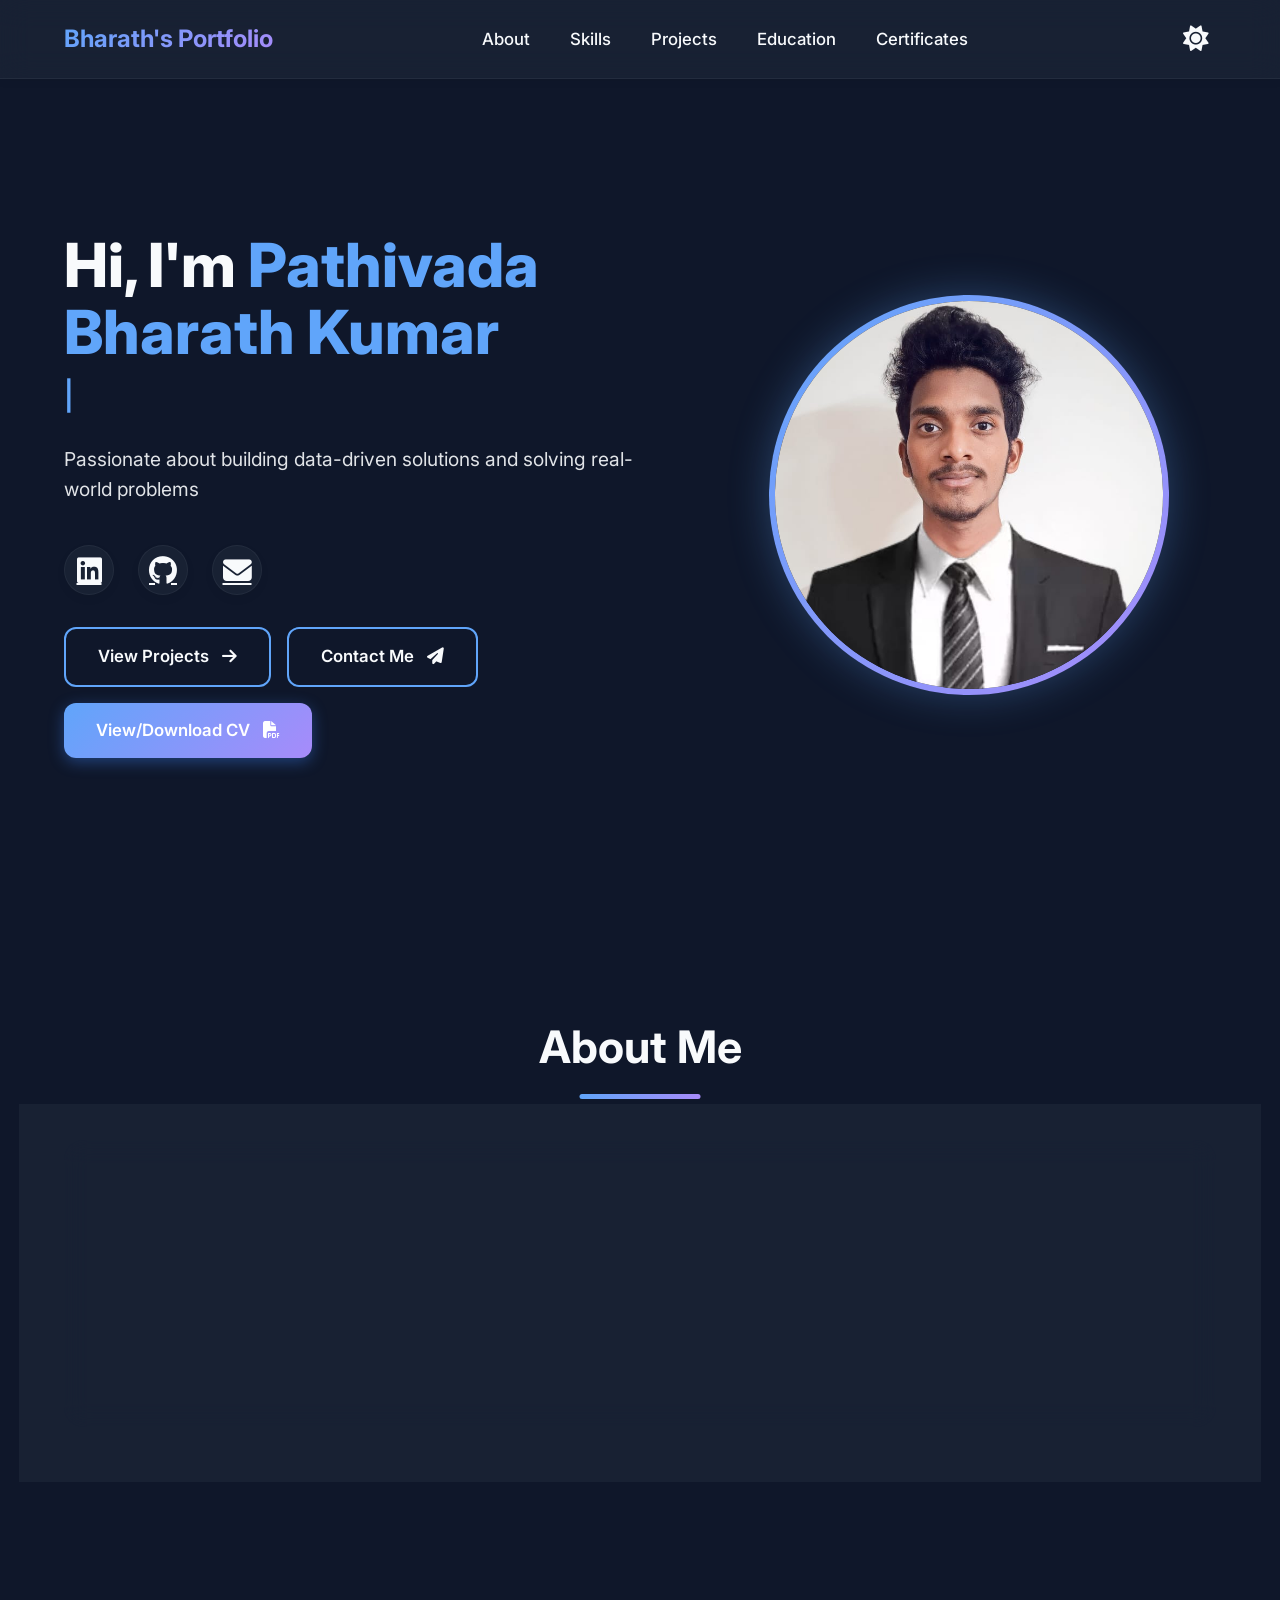
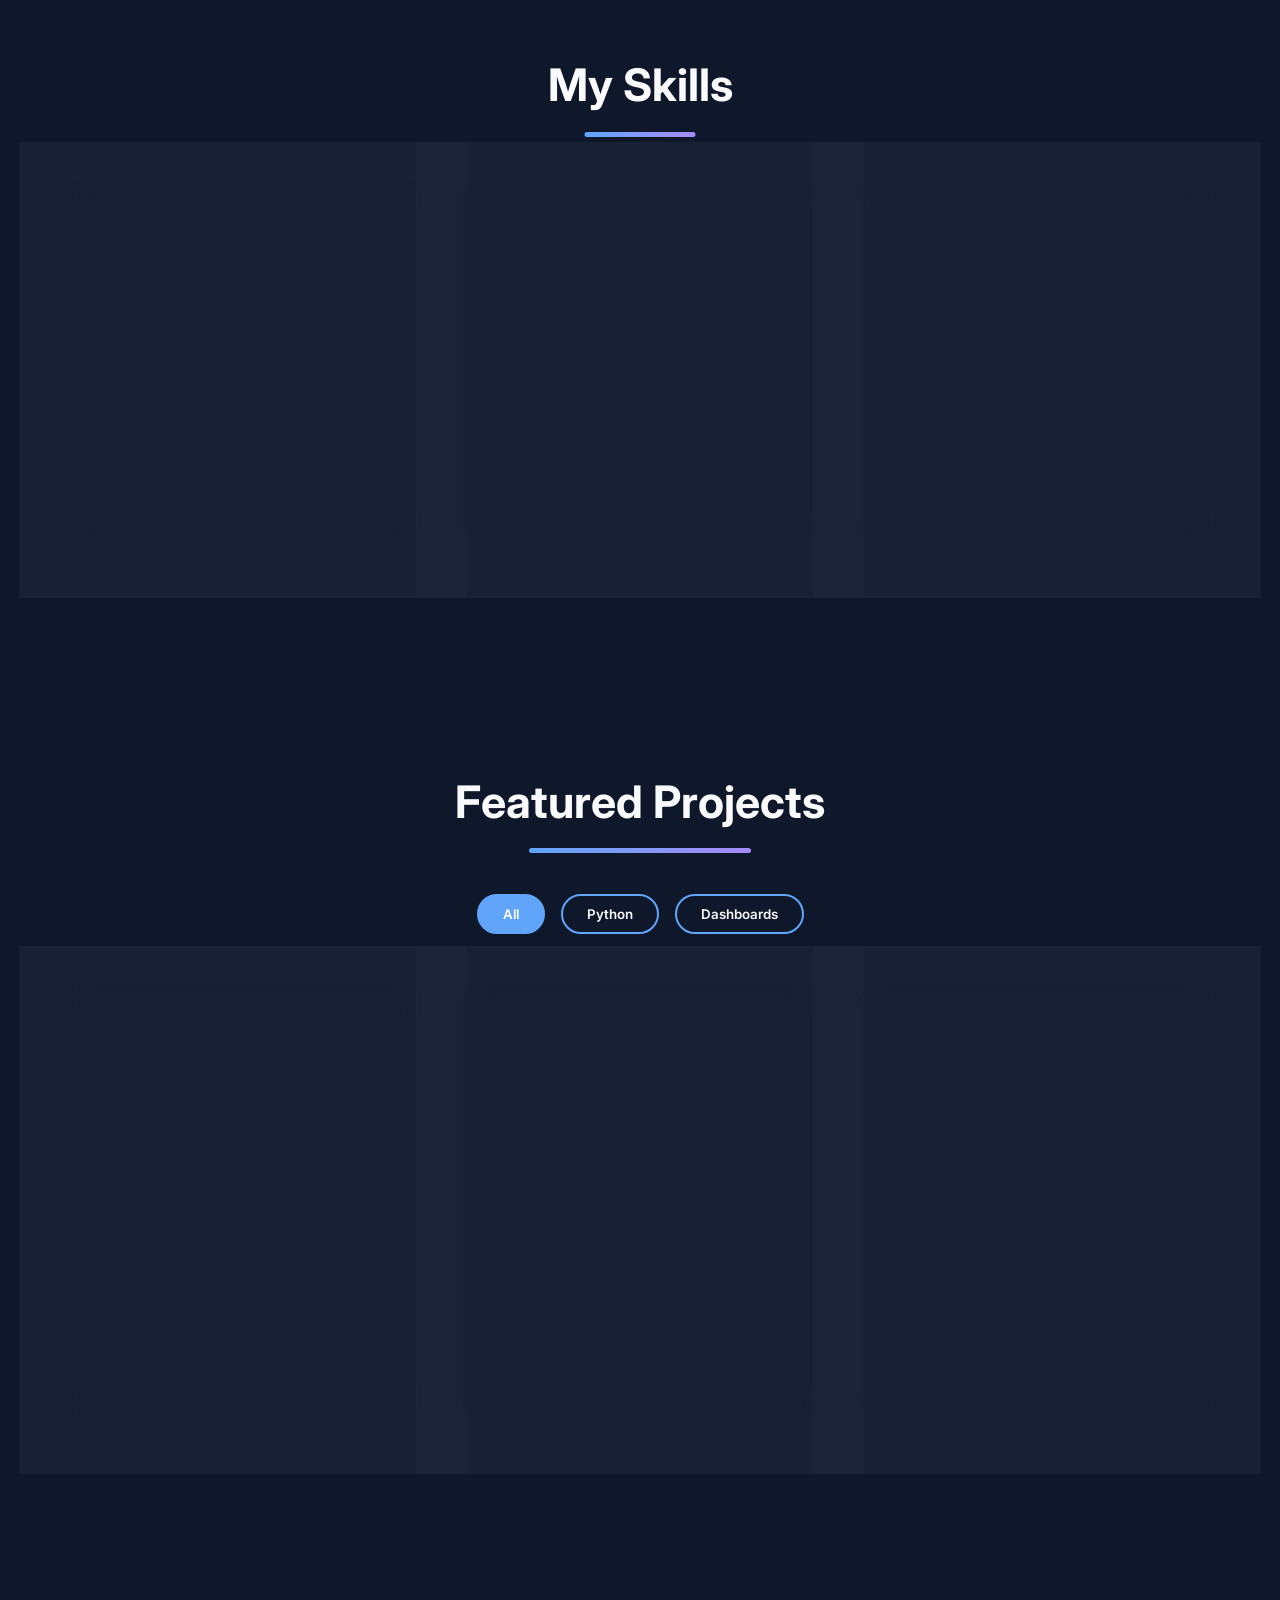
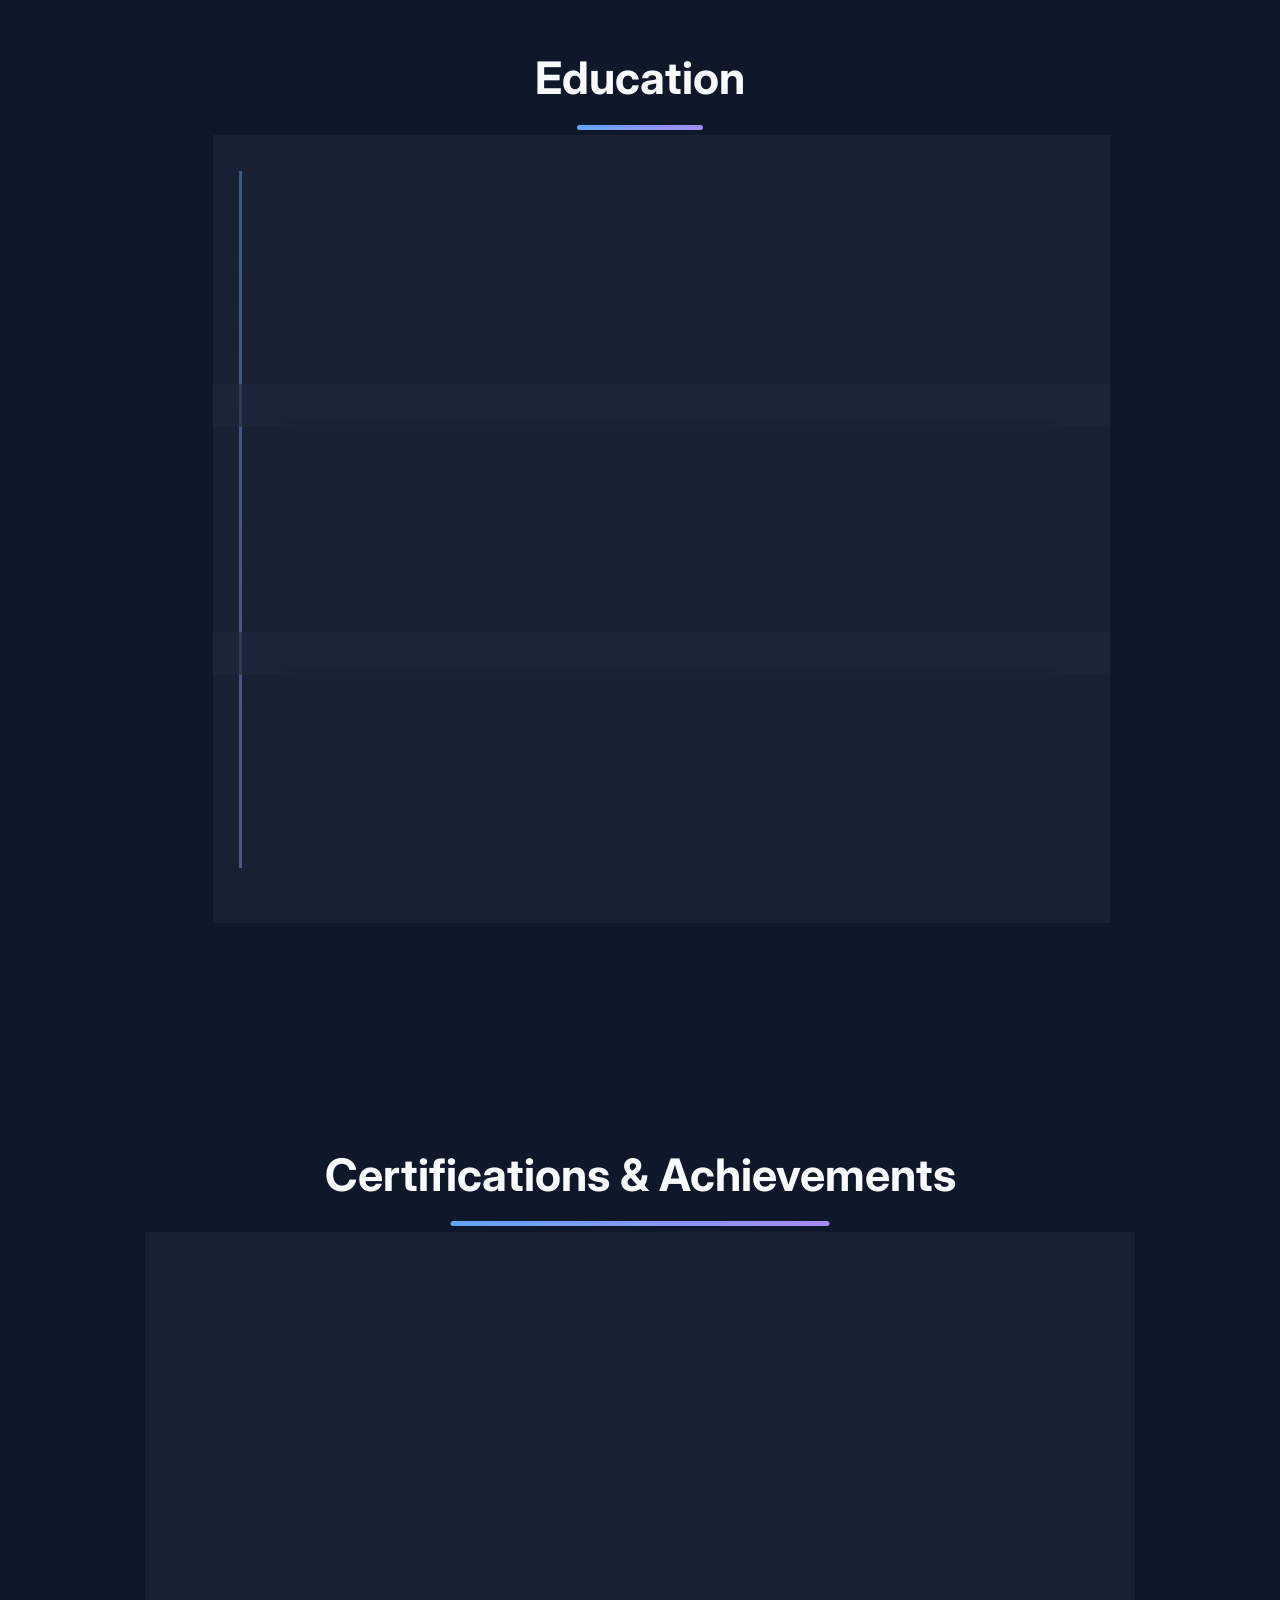
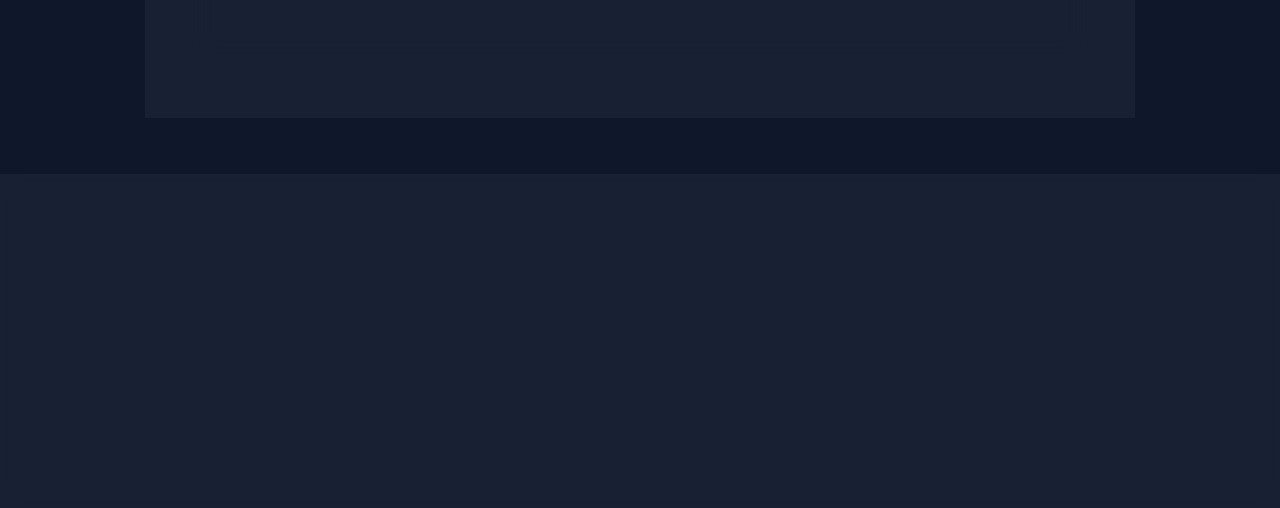
<file: index.html>
<!DOCTYPE html>
<html lang="en">
<head>
    <meta charset="UTF-8">
    <meta name="viewport" content="width=device-width, initial-scale=1.0">
    <title>Pathivada Bharath Kumar - Portfolio</title>
    <link rel="stylesheet" href="style.css">
    <link href="https://fonts.googleapis.com/css2?family=Inter:wght@300;400;600;700&display=swap" rel="stylesheet">
    <link rel="stylesheet" href="https://cdnjs.cloudflare.com/ajax/libs/font-awesome/6.4.0/css/all.min.css">
</head>
<body>
    <header>
        <div class="logo">Bharath's Portfolio</div>
        <nav>
            <ul>
                <li><a href="#about">About</a></li>
                <li><a href="#skills">Skills</a></li>
                <li><a href="#projects">Projects</a></li>
                <li><a href="#education">Education</a></li>
                <li><a href="#certifications">Certificates</a></li>
            </ul>
        </nav>
        <button id="theme-toggle" aria-label="Toggle Dark Mode">
            <i class="fas fa-moon"></i>
        </button>
    </header>

    <main>
        <!-- Hero Section -->
        <section id="hero" class="hero">
            <div class="hero-content fade-in">
                <h1>Hi, I'm <span class="highlight">Pathivada Bharath Kumar</span></h1>
                <h2><span class="typewriter"></span><span class="cursor">|</span></h2>
                <p>Passionate about building data-driven solutions and solving real-world problems</p>
                <div class="social-links">
                    <a href="https://linkedin.com/in/pathivada-bharath-kumar" target="_blank"><i class="fab fa-linkedin"></i></a>
                    <a href="https://github.com/bharath1518" target="_blank"><i class="fab fa-github"></i></a>
                    <a href="mailto:pathivadabharath0@gmail.com"><i class="fas fa-envelope"></i></a>
                </div>
                <div class="hero-buttons">
                    <a href="#projects" class="btn secondary-btn">View Projects <i class="fas fa-arrow-right"></i></a>
                    <a href="#contact" class="btn secondary-btn">Contact Me <i class="fas fa-paper-plane"></i></a>
                    <a href="assets/Final cv bharath pathivada.pdf" target="_blank" class="btn primary-btn">View/Download CV <i class="fas fa-file-pdf"></i></a>
                </div>
            </div>
            <div class="hero-image slide-in-right">
                <img src="photo.jpg" alt="Pathivada Bharath Kumar">
            </div>
        </section>

        <!-- About Section -->
        <section id="about" class="about reveal">
            <h2 class="section-title">About Me</h2>
            <div class="about-container glass-card">
                <p>I am a computer science and engineering student with an emphasis on creating efficient, robust code and drawing meaningful insights from data. I possess strong skills in <strong>Java</strong>, <strong>C</strong>, <strong>C++</strong>, and <strong>Python</strong>. Furthermore, I have practical experience in <strong>Data Analysis</strong>, building <strong>Power BI</strong> dashboards, and understanding core <strong>Web Technologies</strong> like HTML and CSS.</p>
                <div class="soft-skills">
                    <span>Problem-Solving</span>
                    <span>Adaptability</span>
                    <span>Time Management</span>
                </div>
            </div>
        </section>

        <!-- Skills Section -->
        <section id="skills" class="skills reveal">
            <h2 class="section-title">My Skills</h2>
            <div class="skills-grid">
                <!-- Programming Languages -->
                <div class="skill-category glass-card">
                    <h3><i class="fas fa-code"></i> Programming Languages</h3>
                    <div class="skill-bar-container">
                        <div class="skill-info"><span><i class="fab fa-python skill-icon"></i> Python</span></div>
                        <div class="progress-bar"><div class="progress" data-width="90%"></div></div>
                    </div>
                    <div class="skill-bar-container">
                        <div class="skill-info"><span><i class="fab fa-java skill-icon"></i> Java</span></div>
                        <div class="progress-bar"><div class="progress" data-width="85%"></div></div>
                    </div>
                    <div class="skill-bar-container">
                        <div class="skill-info"><span><i class="fas fa-terminal skill-icon"></i> C & C++</span></div>
                        <div class="progress-bar"><div class="progress" data-width="80%"></div></div>
                    </div>
                </div>

                <!-- Frameworks & Libraries -->
                <div class="skill-category glass-card">
                    <h3><i class="fas fa-layer-group"></i> Frameworks & Libraries</h3>
                    <div class="skill-bar-container">
                        <div class="skill-info"><span><i class="fas fa-chart-line skill-icon"></i> Pandas & NumPy</span></div>
                        <div class="progress-bar"><div class="progress" data-width="85%"></div></div>
                    </div>
                    <div class="skill-bar-container">
                        <div class="skill-info"><span><i class="fas fa-chart-pie skill-icon"></i> Matplotlib</span></div>
                        <div class="progress-bar"><div class="progress" data-width="80%"></div></div>
                    </div>
                    <div class="skill-bar-container">
                        <div class="skill-info"><span><i class="fab fa-html5 skill-icon"></i> HTML & CSS</span></div>
                        <div class="progress-bar"><div class="progress" data-width="85%"></div></div>
                    </div>
                </div>

                <!-- Tools & Platforms -->
                <div class="skill-category glass-card">
                    <h3><i class="fas fa-tools"></i> Tools & Platforms</h3>
                    <div class="skill-bar-container">
                        <div class="skill-info"><span><i class="fas fa-chart-bar skill-icon"></i> Power BI & Excel</span></div>
                        <div class="progress-bar"><div class="progress" data-width="90%"></div></div>
                    </div>
                    <div class="skill-bar-container">
                        <div class="skill-info"><span><i class="fas fa-database skill-icon"></i> MySQL</span></div>
                        <div class="progress-bar"><div class="progress" data-width="80%"></div></div>
                    </div>
                    <div class="skill-bar-container">
                        <div class="skill-info"><span><i class="fab fa-git-alt skill-icon"></i> Git & VS Code</span></div>
                        <div class="progress-bar"><div class="progress" data-width="95%"></div></div>
                    </div>
                </div>
            </div>
        </section>

        <!-- Projects Section -->
        <section id="projects" class="projects reveal">
            <h2 class="section-title">Featured Projects</h2>
            
            <div class="project-filters">
                <button class="filter-btn active" data-filter="all">All</button>
                <button class="filter-btn" data-filter="python">Python</button>
                <button class="filter-btn" data-filter="dashboard">Dashboards</button>
            </div>

            <div class="project-grid">
                <div class="project-card glass-card" data-category="python">
                    <h3>COVID-19 Data Analysis with Python</h3>
                    <p class="date"><i class="far fa-calendar-alt"></i> Python, Pandas, NumPy, Matplotlib</p>
                    <ul>
                        <li>Automated data processing and created key visualizations, reducing manual work.</li>
                        <li>Utilized core Python fundamentals and cleaned large datasets for analysis.</li>
                    </ul>
                </div>

                <div class="project-card glass-card" data-category="dashboard">
                    <h3>Visualizing a Real World Dataset</h3>
                    <p class="date"><i class="far fa-calendar-alt"></i> Excel, Power BI</p>
                    <ul>
                        <li>Analyzed massive datasets (1M+ data points) and built interactive dashboards.</li>
                        <li>Uncovered hidden correlations between product features and customer scores.</li>
                    </ul>
                </div>

                <div class="project-card glass-card" data-category="dashboard">
                    <h3>Sustainable Development Goals Dashboard</h3>
                    <p class="date"><i class="far fa-calendar-alt"></i> Excel, Data Modeling</p>
                    <ul>
                        <li>Created highly interactive dashboards using dynamic charts, pivot tables, and filters.</li>
                        <li>Analysed 50,000+ rows utilizing optimized formulas and structured data modeling.</li>
                    </ul>
                </div>
            </div>
        </section>

        <!-- Education & Training Timeline -->
        <section id="education" class="education reveal">
            <h2 class="section-title">Education</h2>
            <div class="timeline">
                <div class="timeline-item glass-card">
                    <h3>B.Tech - Computer Science and Engineering</h3>
                    <h4>Lovely Professional University</h4>
                    <p class="date"><i class="far fa-calendar-alt"></i> Aug 2023 - Present</p>
                </div>

                <div class="timeline-item glass-card">
                    <h3>Intermediate</h3>
                    <h4>Sri Chaitanya Junior College</h4>
                    <p class="date"><i class="far fa-calendar-alt"></i> Apr 2021 - Mar 2023</p>
                </div>

                <div class="timeline-item glass-card">
                    <h3>Matriculation</h3>
                    <h4>ARDAR E.M School</h4>
                    <p class="date"><i class="far fa-calendar-alt"></i> Apr 2020 - Mar 2021</p>
                </div>
            </div>
        </section>
        
        <!-- Certifications & Achievements Section -->
        <section id="certifications" class="certifications reveal">
            <h2 class="section-title">Certifications & Achievements</h2>
            <div class="certs-list glass-card">
                <ul>
                    <li><i class="fas fa-award"></i> Cloud Computing <span>(NPTEL)</span></li>
                    <li><i class="fas fa-award"></i> ChatGPT-4 Prompt Engineering & GenAI <span>(Infosys)</span></li>
                    <li><i class="fas fa-award"></i> The Bits and Bytes of Computer Networking <span>(Coursera)</span></li>
                    <li><i class="fas fa-trophy highlight"></i> Participated in an active competitive web hackathon <span>(Coding Wise)</span></li>
                </ul>
            </div>
        </section>

    </main>

    <footer id="contact">
        <div class="footer-content">
            <h3>Let's Connect</h3>
            <p><i class="fas fa-mobile-alt"></i> +91-9014334325 &nbsp; | &nbsp; <i class="fas fa-envelope"></i> pathivadabharath0@gmail.com</p>
            <div class="footer-socials">
                <a href="https://linkedin.com/in/pathivada-bharath-kumar" target="_blank"><i class="fab fa-linkedin"></i></a>
                <a href="https://github.com/bharath1518" target="_blank"><i class="fab fa-github"></i></a>
            </div>
            <p style="margin-top: 1.5rem; font-size: 0.9rem; opacity: 0.7;">&copy; 2026 Pathivada Bharath Kumar. All rights reserved.</p>
        </div>
    </footer>

    <script src="script.js"></script>
</body>
</html>
</file>
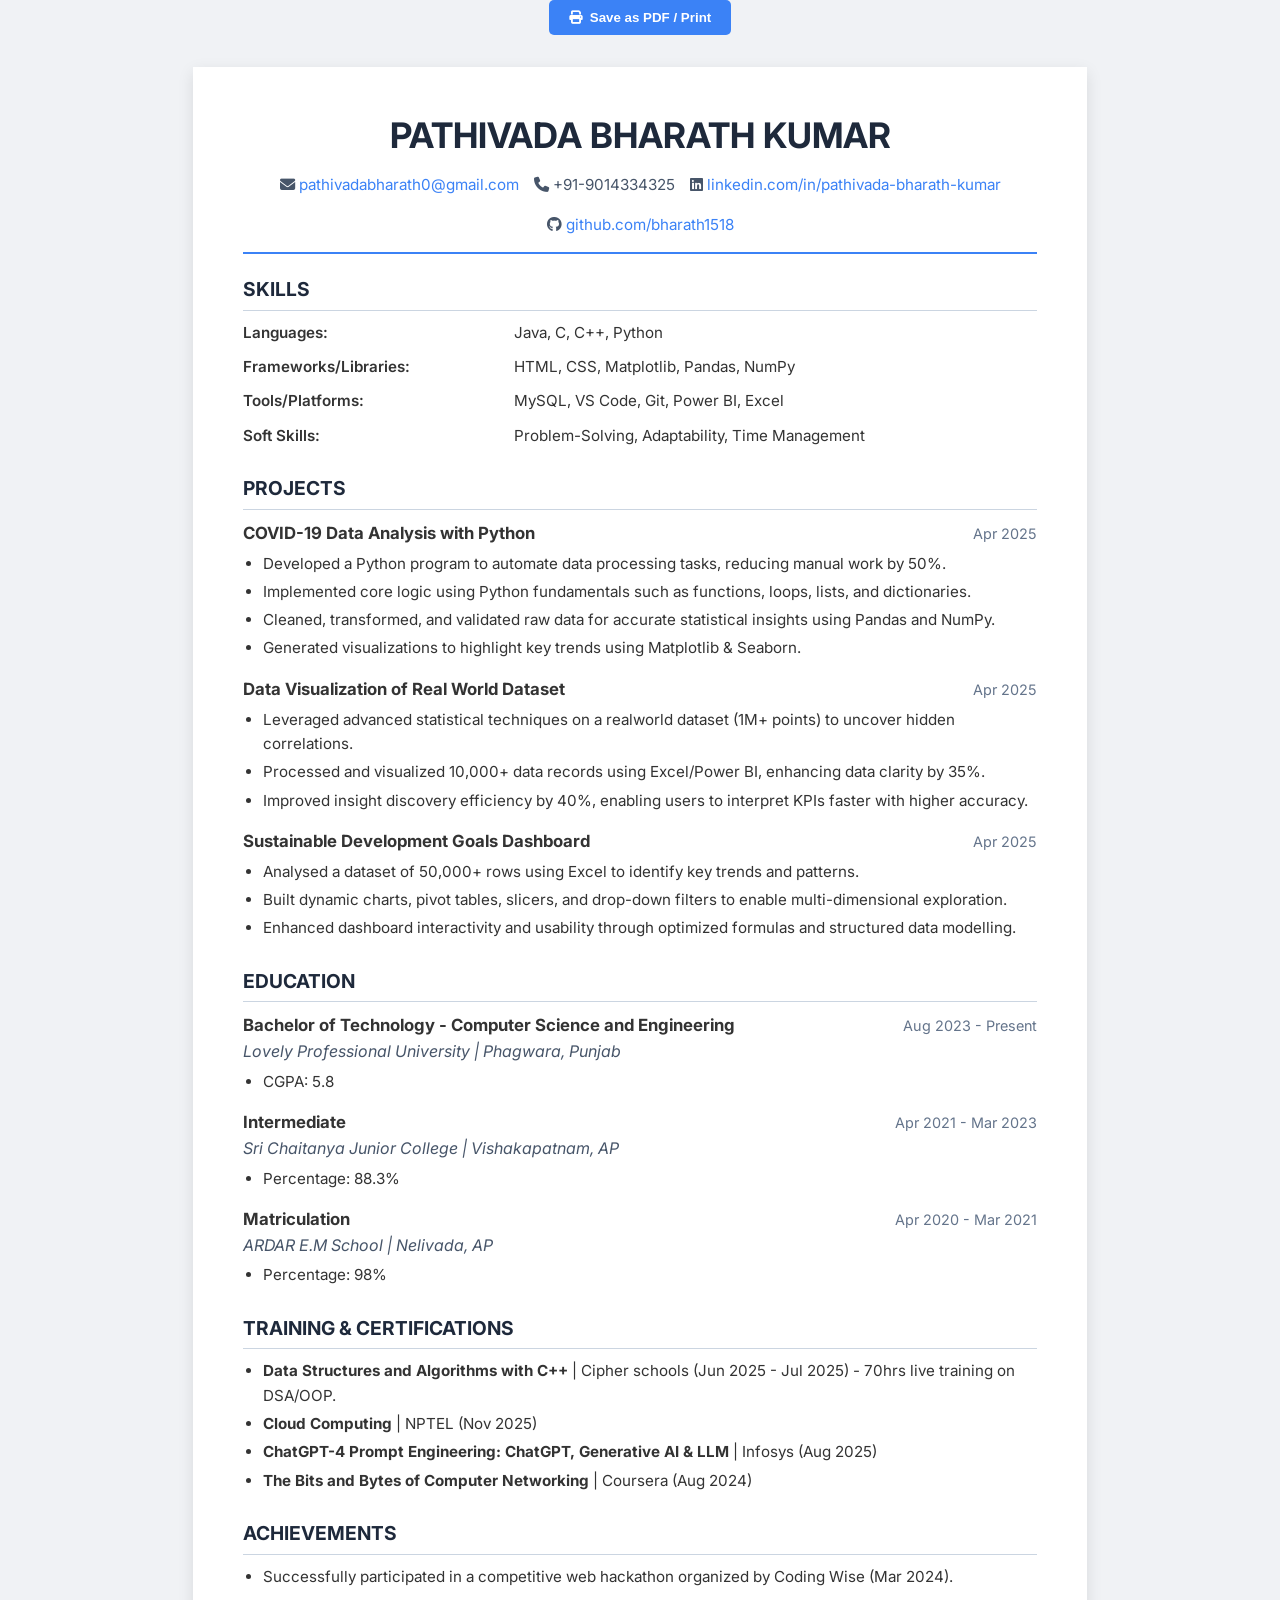
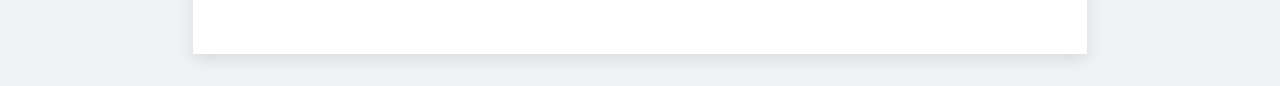
<file: assets/CV_Pathivada_Bharath_Kumar.html>
<!DOCTYPE html>
<html lang="en">
<head>
    <meta charset="UTF-8">
    <meta name="viewport" content="width=device-width, initial-scale=1.0">
    <title>Pathivada Bharath Kumar - Resume</title>
    <link href="https://fonts.googleapis.com/css2?family=Inter:wght@400;500;600;700&display=swap" rel="stylesheet">
    <link rel="stylesheet" href="https://cdnjs.cloudflare.com/ajax/libs/font-awesome/6.4.0/css/all.min.css">
    <style>
        body {
            font-family: 'Inter', sans-serif;
            margin: 0;
            padding: 0;
            background-color: #f0f2f5;
            color: #333;
            line-height: 1.6;
        }
        .page {
            max-width: 210mm; /* A4 width */
            margin: 2rem auto;
            background: white;
            padding: 40px 50px;
            box-shadow: 0 5px 15px rgba(0,0,0,0.1);
        }
        header {
            text-align: center;
            border-bottom: 2px solid #3b82f6;
            padding-bottom: 15px;
            margin-bottom: 20px;
        }
        h1 {
            margin: 0;
            font-size: 2.2rem;
            color: #1e293b;
        }
        .contact-info {
            display: flex;
            justify-content: center;
            gap: 15px;
            margin-top: 10px;
            font-size: 0.95rem;
            color: #475569;
            flex-wrap: wrap;
        }
        .contact-info a {
            color: #3b82f6;
            text-decoration: none;
        }
        section {
            margin-bottom: 25px;
        }
        h2 {
            font-size: 1.2rem;
            color: #1e293b;
            text-transform: uppercase;
            border-bottom: 1px solid #cbd5e1;
            padding-bottom: 5px;
            margin-bottom: 10px;
        }
        .cv-item {
            margin-bottom: 15px;
        }
        .title-row {
            display: flex;
            justify-content: space-between;
            align-items: baseline;
        }
        .title {
            font-weight: 700;
            font-size: 1.05rem;
        }
        .date {
            font-size: 0.9rem;
            color: #64748b;
        }
        .subtitle {
            font-style: italic;
            color: #475569;
            margin-bottom: 5px;
        }
        ul {
            margin: 5px 0 0 0;
            padding-left: 20px;
        }
        li {
            margin-bottom: 4px;
            font-size: 0.95rem;
        }
        .skills-grid {
            display: grid;
            grid-template-columns: 1fr 2fr;
            gap: 10px;
            font-size: 0.95rem;
        }
        .skill-category {
            font-weight: 600;
        }
        .print-btn-wrapper {
            text-align: center;
            margin-bottom: 20px;
        }
        .btn {
            background-color: #3b82f6;
            color: white;
            border: none;
            padding: 10px 20px;
            border-radius: 5px;
            cursor: pointer;
            font-weight: bold;
            text-decoration: none;
            display: inline-flex;
            align-items: center;
            gap: 8px;
        }
        @media print {
            body { background: white; margin: 0; padding: 0; }
            .page { margin: 0; box-shadow: none; max-width: 100%; padding: 0; }
            .print-btn-wrapper { display: none; }
        }
    </style>
</head>
<body>
    <div class="print-btn-wrapper">
        <button class="btn" onclick="window.print()"><i class="fas fa-print"></i> Save as PDF / Print</button>
    </div>
    <div class="page">
        <header>
            <h1>PATHIVADA BHARATH KUMAR</h1>
            <div class="contact-info">
                <span><i class="fas fa-envelope"></i> <a href="mailto:pathivadabharath0@gmail.com">pathivadabharath0@gmail.com</a></span>
                <span><i class="fas fa-phone"></i> +91-9014334325</span>
                <span><i class="fab fa-linkedin"></i> <a href="https://linkedin.com/in/pathivada-bharath-kumar" target="_blank">linkedin.com/in/pathivada-bharath-kumar</a></span>
                <span><i class="fab fa-github"></i> <a href="https://github.com/bharath1518" target="_blank">github.com/bharath1518</a></span>
            </div>
        </header>

        <section>
            <h2>Skills</h2>
            <div class="skills-grid">
                <div class="skill-category">Languages:</div>
                <div>Java, C, C++, Python</div>
                
                <div class="skill-category">Frameworks/Libraries:</div>
                <div>HTML, CSS, Matplotlib, Pandas, NumPy</div>
                
                <div class="skill-category">Tools/Platforms:</div>
                <div>MySQL, VS Code, Git, Power BI, Excel</div>
                
                <div class="skill-category">Soft Skills:</div>
                <div>Problem-Solving, Adaptability, Time Management</div>
            </div>
        </section>

        <section>
            <h2>Projects</h2>
            <div class="cv-item">
                <div class="title-row">
                    <span class="title">COVID-19 Data Analysis with Python</span>
                    <span class="date">Apr 2025</span>
                </div>
                <ul>
                    <li>Developed a Python program to automate data processing tasks, reducing manual work by 50%.</li>
                    <li>Implemented core logic using Python fundamentals such as functions, loops, lists, and dictionaries.</li>
                    <li>Cleaned, transformed, and validated raw data for accurate statistical insights using Pandas and NumPy.</li>
                    <li>Generated visualizations to highlight key trends using Matplotlib & Seaborn.</li>
                </ul>
            </div>
            <div class="cv-item">
                <div class="title-row">
                    <span class="title">Data Visualization of Real World Dataset</span>
                    <span class="date">Apr 2025</span>
                </div>
                <ul>
                    <li>Leveraged advanced statistical techniques on a realworld dataset (1M+ points) to uncover hidden correlations.</li>
                    <li>Processed and visualized 10,000+ data records using Excel/Power BI, enhancing data clarity by 35%.</li>
                    <li>Improved insight discovery efficiency by 40%, enabling users to interpret KPIs faster with higher accuracy.</li>
                </ul>
            </div>
            <div class="cv-item">
                <div class="title-row">
                    <span class="title">Sustainable Development Goals Dashboard</span>
                    <span class="date">Apr 2025</span>
                </div>
                <ul>
                    <li>Analysed a dataset of 50,000+ rows using Excel to identify key trends and patterns.</li>
                    <li>Built dynamic charts, pivot tables, slicers, and drop-down filters to enable multi-dimensional exploration.</li>
                    <li>Enhanced dashboard interactivity and usability through optimized formulas and structured data modelling.</li>
                </ul>
            </div>
        </section>

        <section>
            <h2>Education</h2>
            <div class="cv-item">
                <div class="title-row">
                    <span class="title">Bachelor of Technology - Computer Science and Engineering</span>
                    <span class="date">Aug 2023 - Present</span>
                </div>
                <div class="subtitle">Lovely Professional University | Phagwara, Punjab</div>
                <ul><li>CGPA: 5.8</li></ul>
            </div>
            <div class="cv-item">
                <div class="title-row">
                    <span class="title">Intermediate</span>
                    <span class="date">Apr 2021 - Mar 2023</span>
                </div>
                <div class="subtitle">Sri Chaitanya Junior College | Vishakapatnam, AP</div>
                <ul><li>Percentage: 88.3%</li></ul>
            </div>
            <div class="cv-item">
                <div class="title-row">
                    <span class="title">Matriculation</span>
                    <span class="date">Apr 2020 - Mar 2021</span>
                </div>
                <div class="subtitle">ARDAR E.M School | Nelivada, AP</div>
                <ul><li>Percentage: 98%</li></ul>
            </div>
        </section>

        <section>
            <h2>Training & Certifications</h2>
            <ul>
                <li><strong>Data Structures and Algorithms with C++</strong> | Cipher schools (Jun 2025 - Jul 2025) - 70hrs live training on DSA/OOP.</li>
                <li><strong>Cloud Computing</strong> | NPTEL (Nov 2025)</li>
                <li><strong>ChatGPT-4 Prompt Engineering: ChatGPT, Generative AI & LLM</strong> | Infosys (Aug 2025)</li>
                <li><strong>The Bits and Bytes of Computer Networking</strong> | Coursera (Aug 2024)</li>
            </ul>
        </section>

        <section>
            <h2>Achievements</h2>
            <ul>
                <li>Successfully participated in a competitive web hackathon organized by Coding Wise (Mar 2024).</li>
            </ul>
        </section>
    </div>
</body>
</html>
</file>
<file: style.css>
:root {
    --bg-color: #f1f5f9;
    --text-color: #1e293b;
    --card-bg: rgba(255, 255, 255, 0.75);
    --primary-color: #3b82f6;
    --accent-color: #8b5cf6;
    --card-border: rgba(255, 255, 255, 0.5);
    --shadow: 0 10px 30px rgba(0, 0, 0, 0.05);
    --bar-bg: #e2e8f0;
    --transition: all 0.3s ease;
}

[data-theme="dark"] {
    --bg-color: #0f172a;
    --text-color: #f8fafc;
    --card-bg: rgba(30, 41, 59, 0.6);
    --primary-color: #60a5fa;
    --accent-color: #a78bfa;
    --card-border: rgba(255, 255, 255, 0.05);
    --shadow: 0 10px 30px rgba(0, 0, 0, 0.5);
    --bar-bg: #334155;
}

* {
    margin: 0;
    padding: 0;
    box-sizing: border-box;
    font-family: 'Inter', sans-serif;
    scroll-behavior: smooth;
}

body {
    background-color: var(--bg-color);
    color: var(--text-color);
    transition: var(--transition);
    overflow-x: hidden;
    line-height: 1.6;
}

/* Glassmorphism Logic */
.glass-card {
    background: var(--card-bg);
    backdrop-filter: blur(12px);
    -webkit-backdrop-filter: blur(12px);
    border: 1px solid var(--card-border);
    border-radius: 20px;
    box-shadow: var(--shadow);
    padding: 2.5rem;
    transition: var(--transition);
}

.glass-card:hover {
    transform: translateY(-5px);
    box-shadow: 0 15px 40px rgba(0, 0, 0, 0.15);
}
[data-theme="dark"] .glass-card:hover {
    box-shadow: 0 15px 40px rgba(0, 0, 0, 0.6);
}

/* Header & Nav */
header {
    position: fixed;
    top: 0;
    width: 100%;
    padding: 1.2rem 5%;
    display: flex;
    justify-content: space-between;
    align-items: center;
    background: var(--card-bg);
    backdrop-filter: blur(15px);
    -webkit-backdrop-filter: blur(15px);
    z-index: 1000;
    border-bottom: 1px solid var(--card-border);
    box-shadow: 0 2px 10px rgba(0,0,0,0.05);
}

.logo {
    font-size: 1.5rem;
    font-weight: 700;
    background: linear-gradient(135deg, var(--primary-color), var(--accent-color));
    -webkit-background-clip: text;
    -webkit-text-fill-color: transparent;
}

nav ul {
    display: flex;
    list-style: none;
    gap: 2.5rem;
}

nav a {
    text-decoration: none;
    color: var(--text-color);
    font-weight: 500;
    position: relative;
    transition: var(--transition);
    font-size: 1.05rem;
}

nav a::after {
    content: '';
    position: absolute;
    width: 0;
    height: 3px;
    bottom: -6px;
    left: 0;
    background: linear-gradient(90deg, var(--primary-color), var(--accent-color));
    transition: var(--transition);
    border-radius: 2px;
}

nav a:hover::after {
    width: 100%;
}

#theme-toggle {
    background: none;
    border: none;
    color: var(--text-color);
    font-size: 1.6rem;
    cursor: pointer;
    transition: var(--transition);
    display: flex;
    align-items: center;
    justify-content: center;
    width: 40px;
    height: 40px;
    border-radius: 50%;
}

#theme-toggle:hover {
    background: rgba(100, 100, 100, 0.1);
    color: var(--primary-color);
}

.highlight {
    color: var(--primary-color);
}

.section-title {
    text-align: center;
    font-size: 2.8rem;
    margin-bottom: 3.5rem;
    position: relative;
    display: inline-block;
    left: 50%;
    transform: translateX(-50%);
    font-weight: 700;
}

.section-title::after {
    content: '';
    position: absolute;
    width: 60%;
    height: 5px;
    bottom: -15px;
    left: 20%;
    background: linear-gradient(90deg, var(--primary-color), var(--accent-color));
    border-radius: 5px;
}

/* Buttons */
.btn {
    display: inline-flex;
    align-items: center;
    gap: 0.8rem;
    padding: 0.9rem 2rem;
    border-radius: 12px;
    text-decoration: none;
    font-weight: 600;
    transition: var(--transition);
    cursor: pointer;
    border: none;
    font-size: 1.05rem;
}

.primary-btn {
    background: linear-gradient(135deg, var(--primary-color), var(--accent-color));
    color: #fff;
    box-shadow: 0 4px 15px rgba(59, 130, 246, 0.4);
}

.primary-btn:hover {
    transform: translateY(-3px);
    box-shadow: 0 8px 25px rgba(59, 130, 246, 0.6);
}

.secondary-btn {
    background: transparent;
    color: var(--text-color);
    border: 2px solid var(--primary-color);
}
.secondary-btn:hover {
    background: var(--primary-color);
    color: white;
    transform: translateY(-3px);
}

/* Typing Animation */
.cursor {
    display: inline-block;
    width: 3px;
    animation: blink 0.7s infinite;
    color: var(--accent-color);
}
@keyframes blink {
    0%, 100% { opacity: 1; }
    50% { opacity: 0; }
}

/* Main Sections */
main {
    padding-top: 90px;
}

section {
    padding: 7rem 5%;
    min-height: auto;
}

/* Hero Section */
.hero {
    display: flex;
    align-items: center;
    justify-content: space-between;
    min-height: calc(100vh - 90px);
    gap: 4rem;
}

.hero-content {
    flex: 1.2;
}

.hero-content h1 {
    font-size: 3.8rem;
    margin-bottom: 0.5rem;
    line-height: 1.1;
    font-weight: 800;
}

.hero-content h2 {
    font-size: 1.8rem;
    background: linear-gradient(90deg, var(--primary-color), var(--accent-color));
    -webkit-background-clip: text;
    -webkit-text-fill-color: transparent;
    margin-bottom: 1.5rem;
    font-weight: 600;
    min-height: 2.2rem; /* reserve space for typing */
}

.hero-content p {
    font-size: 1.2rem;
    margin-bottom: 2.5rem;
    color: var(--text-color);
    opacity: 0.9;
    max-width: 600px;
}

.hero-buttons {
    display: flex;
    gap: 1rem;
    flex-wrap: wrap;
    margin-top: 2rem;
}

.social-links {
    margin-bottom: 2rem;
    display: flex;
    gap: 1.5rem;
}

.social-links a {
    color: var(--text-color);
    font-size: 1.8rem;
    transition: var(--transition);
    width: 50px;
    height: 50px;
    display: flex;
    align-items: center;
    justify-content: center;
    border-radius: 50%;
    background: var(--card-bg);
    border: 1px solid var(--card-border);
    box-shadow: 0 4px 10px rgba(0,0,0,0.05);
}

.social-links a:hover {
    color: var(--primary-color);
    transform: translateY(-5px);
    box-shadow: 0 8px 20px rgba(0,0,0,0.1);
    border-color: var(--primary-color);
}

.hero-image {
    flex: 1;
    display: flex;
    justify-content: center;
}

.hero-image img {
    width: 400px;
    height: 400px;
    object-fit: cover;
    border-radius: 50%;
    border: 6px solid transparent;
    background: linear-gradient(white, white) padding-box, linear-gradient(135deg, var(--primary-color), var(--accent-color)) border-box;
    box-shadow: 0 0 40px rgba(96, 165, 250, 0.3);
    animation: floating 4s ease-in-out infinite;
}
[data-theme="dark"] .hero-image img {
    background: linear-gradient(var(--bg-color), var(--bg-color)) padding-box, linear-gradient(135deg, var(--primary-color), var(--accent-color)) border-box;
}

/* Animations */
@keyframes floating {
    0% { transform: translateY(0px); }
    50% { transform: translateY(-20px); }
    100% { transform: translateY(0px); }
}

@keyframes fadeIn {
    from { opacity: 0; transform: translateY(40px); }
    to { opacity: 1; transform: translateY(0); }
}

@keyframes slideInRight {
    from { opacity: 0; transform: translateX(60px); }
    to { opacity: 1; transform: translateX(0); }
}

.fade-in {
    animation: fadeIn 1.2s cubic-bezier(0.16, 1, 0.3, 1) forwards;
}

.slide-in-right {
    animation: slideInRight 1.2s cubic-bezier(0.16, 1, 0.3, 1) forwards;
}

.reveal {
    opacity: 0;
    transform: translateY(60px);
    transition: all 1s cubic-bezier(0.16, 1, 0.3, 1);
}

.reveal.active {
    opacity: 1;
    transform: translateY(0);
}

/* About Section */
.about-container p {
    font-size: 1.15rem;
    margin-bottom: 2.5rem;
    text-align: center;
    max-width: 900px;
    margin-inline: auto;
}
.about-container strong {
    color: var(--primary-color);
}

.soft-skills {
    display: flex;
    justify-content: center;
    gap: 1.5rem;
    flex-wrap: wrap;
}

.soft-skills span {
    background: rgba(59, 130, 246, 0.1);
    color: var(--primary-color);
    padding: 0.6rem 1.5rem;
    border-radius: 25px;
    font-weight: 600;
    border: 1px solid rgba(59, 130, 246, 0.3);
}

/* Skills Grid */
.skills-grid {
    display: grid;
    grid-template-columns: repeat(auto-fit, minmax(280px, 1fr));
    gap: 2.5rem;
}

.skill-category h3 {
    margin-bottom: 1.8rem;
    color: var(--primary-color);
    display: flex;
    align-items: center;
    gap: 1rem;
    font-size: 1.4rem;
}

.skill-bar-container {
    margin-bottom: 1.2rem;
}
.skill-info {
    display: flex;
    justify-content: space-between;
    margin-bottom: 0.5rem;
    font-weight: 500;
}
.skill-icon {
    margin-right: 8px;
    color: var(--accent-color);
}
.progress-bar {
    width: 100%;
    height: 8px;
    background-color: var(--bar-bg);
    border-radius: 10px;
    overflow: hidden;
}
.progress {
    height: 100%;
    background: linear-gradient(90deg, var(--primary-color), var(--accent-color));
    width: 0; /* animated via js */
    border-radius: 10px;
    transition: width 1.5s cubic-bezier(0.25, 0.8, 0.25, 1);
}

/* Project Filters */
.project-filters {
    display: flex;
    justify-content: center;
    gap: 1rem;
    margin-bottom: 3rem;
    flex-wrap: wrap;
}
.filter-btn {
    padding: 0.6rem 1.5rem;
    border-radius: 30px;
    border: 2px solid var(--primary-color);
    background: transparent;
    color: var(--text-color);
    font-weight: 600;
    cursor: pointer;
    transition: var(--transition);
}
.filter-btn:hover, .filter-btn.active {
    background: var(--primary-color);
    color: white;
}

/* Projects */
.project-grid {
    display: grid;
    grid-template-columns: repeat(auto-fit, minmax(320px, 1fr));
    gap: 2.5rem;
}

.project-card {
    transition: transform 0.4s ease, opacity 0.4s ease;
}
.project-card.hide {
    display: none;
}

.project-card h3 {
    font-size: 1.5rem;
    margin-bottom: 0.8rem;
    color: var(--primary-color);
}

.project-card .date {
    font-size: 0.95rem;
    color: var(--accent-color);
    margin-bottom: 1.5rem;
    font-weight: 500;
}

.project-card ul {
    padding-left: 1.5rem;
    list-style-type: none;
}

.project-card ul li {
    position: relative;
    margin-bottom: 0.8rem;
}

.project-card ul li::before {
    content: "•";
    color: var(--primary-color);
    position: absolute;
    left: -1.2rem;
    font-weight: bold;
}

/* Education Timeline */
.timeline {
    max-width: 850px;
    margin: 0 auto;
    position: relative;
}

.timeline::before {
    content: '';
    position: absolute;
    left: 24px;
    top: 0;
    bottom: 0;
    width: 3px;
    background: linear-gradient(to bottom, var(--primary-color), var(--accent-color));
}

.timeline-item {
    margin-bottom: 3rem;
    position: relative;
    margin-left: 60px;
}

.timeline-item::before {
    content: '';
    position: absolute;
    width: 20px;
    height: 20px;
    background: var(--bg-color);
    border: 4px solid var(--primary-color);
    border-radius: 50%;
    left: -48px;
    top: 5px;
    box-shadow: 0 0 10px rgba(59, 130, 246, 0.5);
}

.timeline-item h3 {
    color: var(--primary-color);
    margin-bottom: 0.5rem;
    font-size: 1.4rem;
}

.timeline-item h4 {
    margin-bottom: 0.8rem;
    font-weight: 600;
    font-size: 1.1rem;
    color: var(--text-color);
    opacity: 0.9;
}
.timeline-item .date {
    color: var(--accent-color);
    margin-bottom: 0.5rem;
    font-weight: 500;
}

/* Certifications */
.certs-list {
    max-width: 900px;
    margin: 0 auto;
}
.certs-list ul {
    list-style: none;
}

.certs-list li {
    padding: 1.5rem 0;
    border-bottom: 1px dashed var(--card-border);
    display: flex;
    align-items: center;
    gap: 1.2rem;
    font-size: 1.15rem;
}

.certs-list li:last-child {
    border-bottom: none;
}

.certs-list i {
    color: var(--primary-color);
    font-size: 1.6rem;
}
.certs-list i.highlight {
    color: var(--accent-color);
}

.certs-list span {
    margin-left: auto;
    color: var(--text-color);
    opacity: 0.6;
    font-size: 0.95rem;
    font-weight: 500;
}

/* Footer */
footer {
    background: var(--card-bg);
    padding: 3.5rem 5%;
    text-align: center;
    border-top: 1px solid var(--card-border);
    backdrop-filter: blur(10px);
}

.footer-content h3 {
    color: var(--primary-color);
    margin-bottom: 1.5rem;
    font-size: 1.8rem;
}

.footer-content p {
    margin-bottom: 0.8rem;
    font-size: 1.1rem;
}

.footer-socials {
    display: flex;
    justify-content: center;
    gap: 1.5rem;
    margin-top: 1.5rem;
}
.footer-socials a {
    color: var(--text-color);
    font-size: 1.5rem;
    transition: var(--transition);
}
.footer-socials a:hover {
    color: var(--primary-color);
    transform: translateY(-3px);
}

/* Responsive */
@media (max-width: 950px) {
    .hero {
        flex-direction: column-reverse;
        text-align: center;
        padding-top: 2rem;
    }
    .hero-content {
        display: flex;
        flex-direction: column;
        align-items: center;
    }
    .social-links, .hero-buttons {
        justify-content: center;
    }
    nav ul {
        display: none;
    }
    header {
        justify-content: space-between;
    }
    .hero-image img {
        width: 300px;
        height: 300px;
    }
}

@media (max-width: 600px) {
    .hero-content h1 {
        font-size: 2.8rem;
    }
    .section-title {
        font-size: 2.2rem;
    }
    .timeline::before {
        display: none;
    }
    .timeline-item {
        margin-left: 0;
    }
    .timeline-item::before {
        display: none;
    }
    .certs-list li {
        flex-direction: column;
        align-items: flex-start;
        gap: 0.5rem;
    }
    .certs-list span {
        margin-left: 0;
    }
}
</file>
